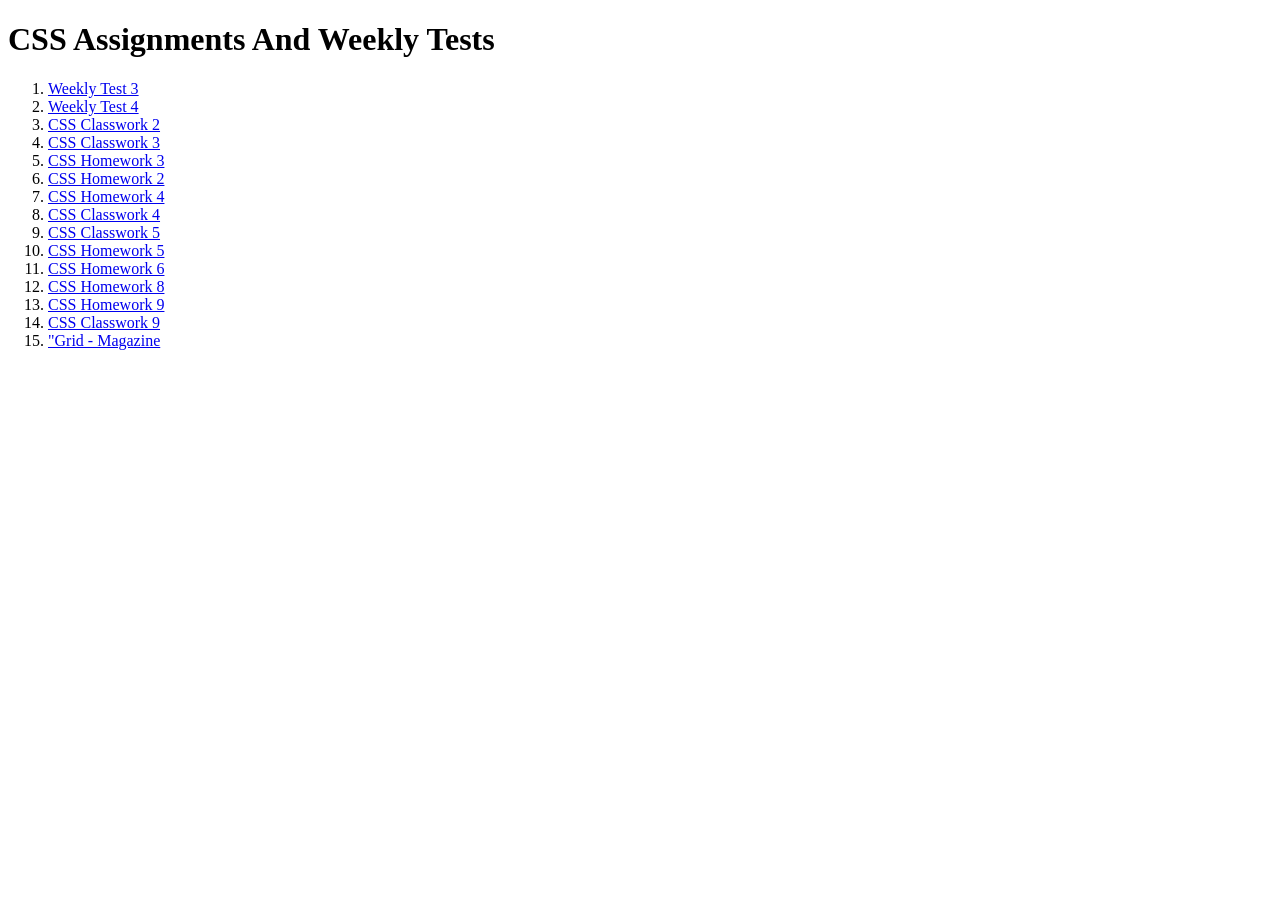
<file: index.html>
<!DOCTYPE html>
<html lang="en">
<head>
    <meta charset="UTF-8">
    <meta name="viewport" content="width=device-width, initial-scale=1.0">
    <title>Document</title>
</head>
<body>
    <header>
        <h1>CSS Assignments And Weekly Tests</h1>
    </header>
    <main>
        <ol>
            <li><a target="_blank" href="./Assignments/weekly_test_3.html">Weekly Test 3</a></li>
            <li><a target="_blank" href="./Assignments/weekly_test_4.html">Weekly Test 4</a></li>
            <li><a target="_blank" href="./Assignments/markers.html">CSS Classwork 2</a></li>
            <li><a target="_blank" href="./Assignments/nutrition-label.html">CSS Classwork 3</a></li>
            <li><a target="_blank" href="./Assignments/homework_3.html">CSS Homework 3</a></li>
            <li><a target="_blank" href="./Assignments/homework_2.html">CSS Homework 2</a></li>
            <li><a target="_blank" href="./Assignments/homework_4.html">CSS Homework 4</a></li>
            <li><a target="_blank" href="./Assignments/classwork_4.html">CSS Classwork 4</a></li>
            <li><a target="_blank" href="./Assignments/Box-Model_CW_5.html">CSS Classwork 5</a></li>
            <li><a target="_blank" href="./Assignments/homework_5.html">CSS Homework 5</a></li>
            <li><a target="_blank" href="./Assignments/Homework_6.html">CSS Homework 6</a></li>
            <li><a target="_blank" href="./Assignments/Homework_8.html">CSS Homework 8</a></li>
            <li><a target="_blank" href="./Assignments/homework_9.html">CSS Homework 9</a></li>
            <li><a target="_blank" href="./Assignments/classwork_9.html">CSS Classwork 9</a></li>
            <li><a target="_blank" href="./Assignments/Grid_Magazine.html">"Grid - Magazine</a></li>
        </ol>
    </main>
</body>
</html>
</file>
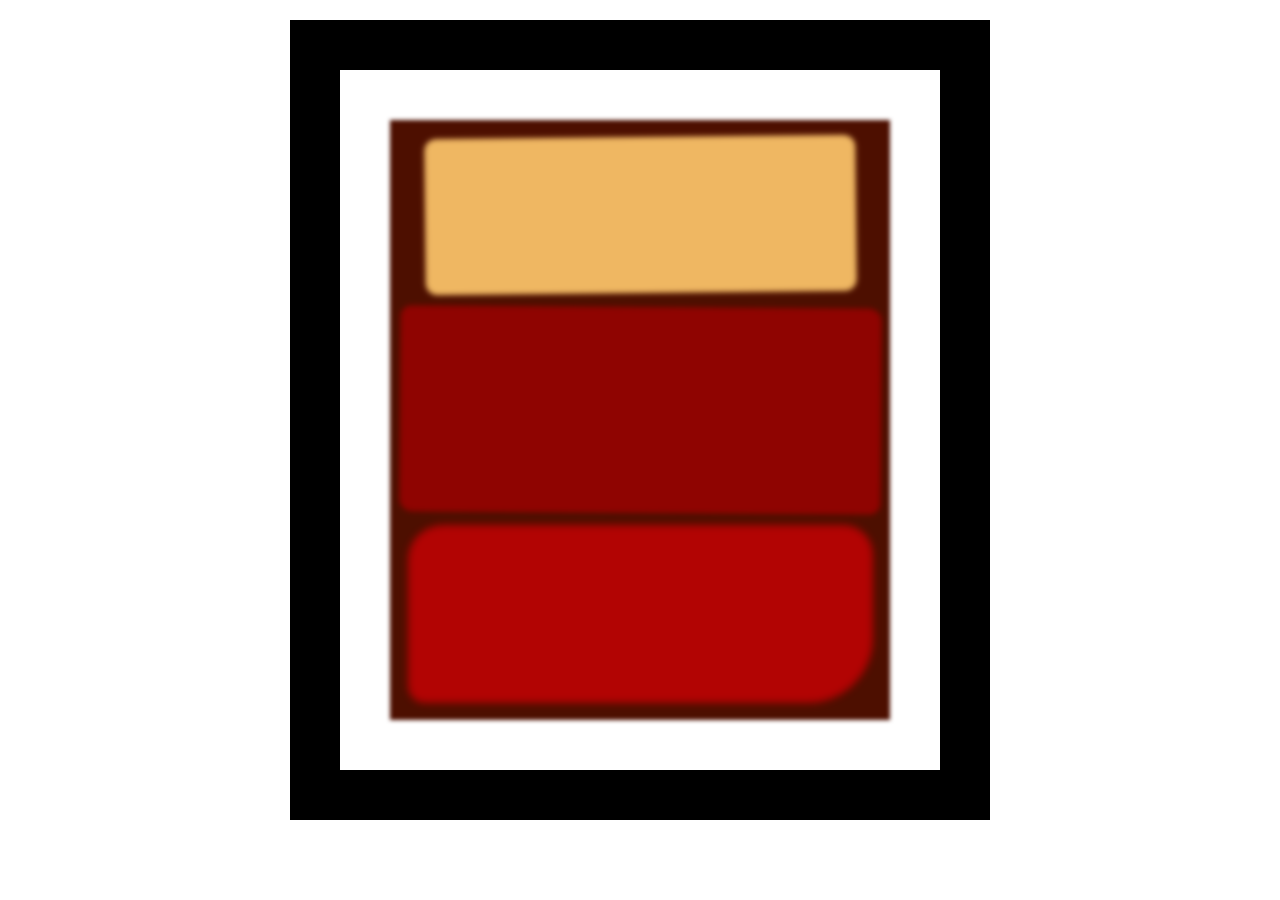
<file: Assignments/Box-Model_CW_5.html>
<!DOCTYPE html>
<html lang="en">
  <head>
    <meta charset="UTF-8">
    <title>Rothko Painting</title>
    <link href="./box_model.css" rel="stylesheet">
  </head>
  <body>
    <div class="frame">
      <div class="canvas">
        <div class="one"></div>
        <div class="two"></div>
        <div class="three"></div>
      </div>
    </div>
  </body>
</html>
</file>
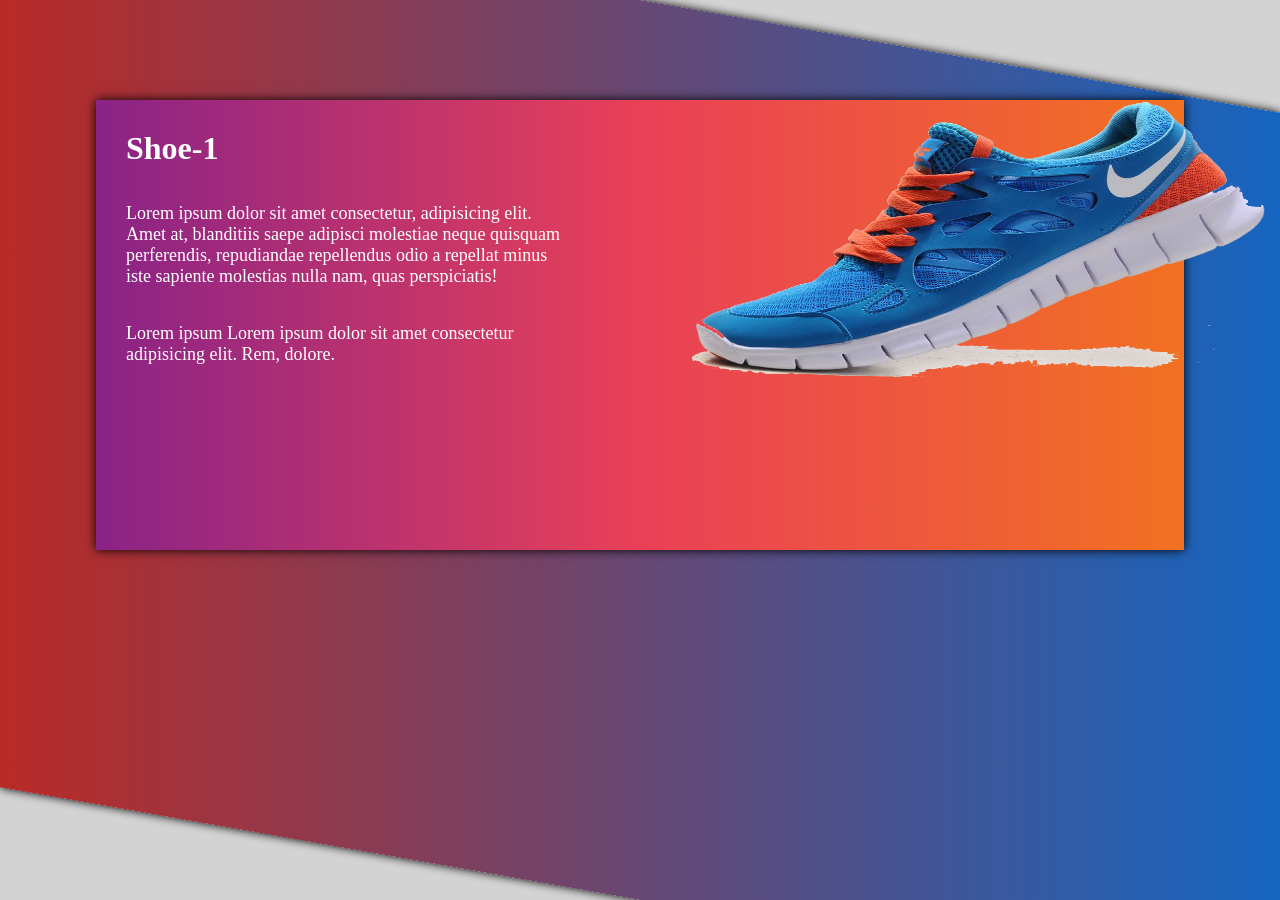
<file: Assignments/classwork_4.html>
<!DOCTYPE html>
<html lang="en">
<head>
    <meta charset="UTF-8">
    <meta name="viewport" content="width=device-width, initial-scale=1.0">
    <link rel="stylesheet" href="./classwork_4.css">
    <title>Document</title>
</head>
<body>
    <div class="main">
        <div class="div2">
            <div class="shoe">
                <h1>Shoe-1</h1><br><br>
                <p>Lorem ipsum dolor sit amet consectetur, adipisicing elit. Amet at, blanditiis saepe adipisci molestiae neque quisquam perferendis, repudiandae repellendus odio a repellat minus iste sapiente molestias nulla nam, quas perspiciatis!</p><br><br>
                <p>Lorem ipsum Lorem ipsum dolor sit amet consectetur adipisicing elit. Rem, dolore.</p>
            </div>
            <img src="./classwork_4.png" alt="shoe_image">
        </div>
    </div>
</body>
</html>
</file>
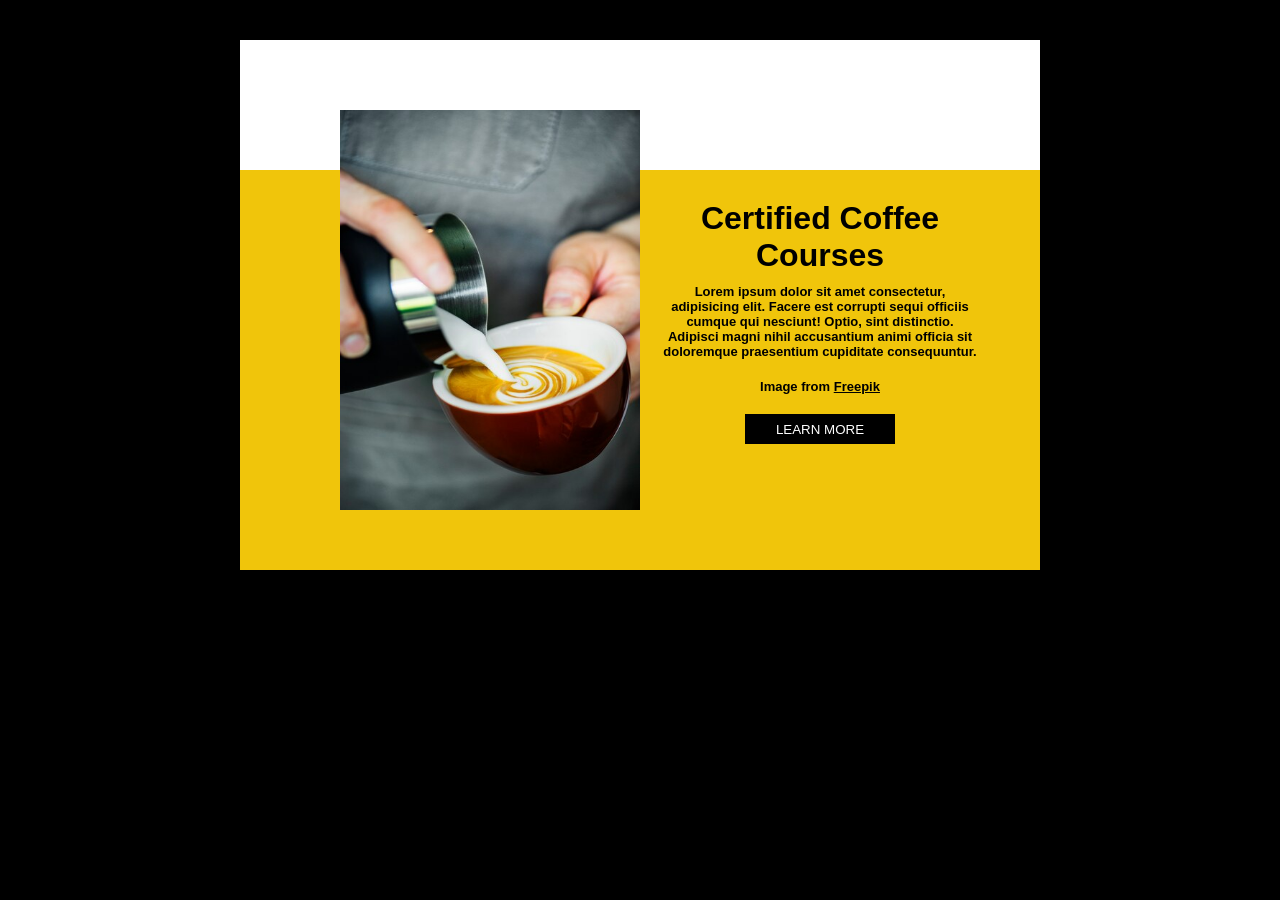
<file: Assignments/classwork_9.html>
<!DOCTYPE html>
<html lang="en">
<head>
    <meta charset="UTF-8">
    <meta name="viewport" content="width=device-width, initial-scale=1.0">
    <title>Certified Coffee Course</title>
    <link rel="stylesheet" href="classwork_9.css">
</head>
<body>
    <div class="container">
    <!-- <div class="div1"></div> -->
    <div class="div2">
        <div class="image">
            <img src="./coffee_cup.jpg" alt="Coffee_cup image" width="300px" height="400px">
        </div>
        <div class="content">
            <h1 class="h1">Certified Coffee Courses</h1>
            <p class="p1">Lorem ipsum dolor sit amet consectetur, adipisicing elit. Facere est corrupti sequi officiis cumque qui nesciunt! Optio, sint distinctio. Adipisci magni nihil accusantium animi officia sit doloremque praesentium cupiditate consequuntur.</p>
            <p class="p2">Image from <a href="#">Freepik</a></p>
            <button>LEARN MORE</button>
        </div>
    </div>
</div>
</body>
</html>
</file>
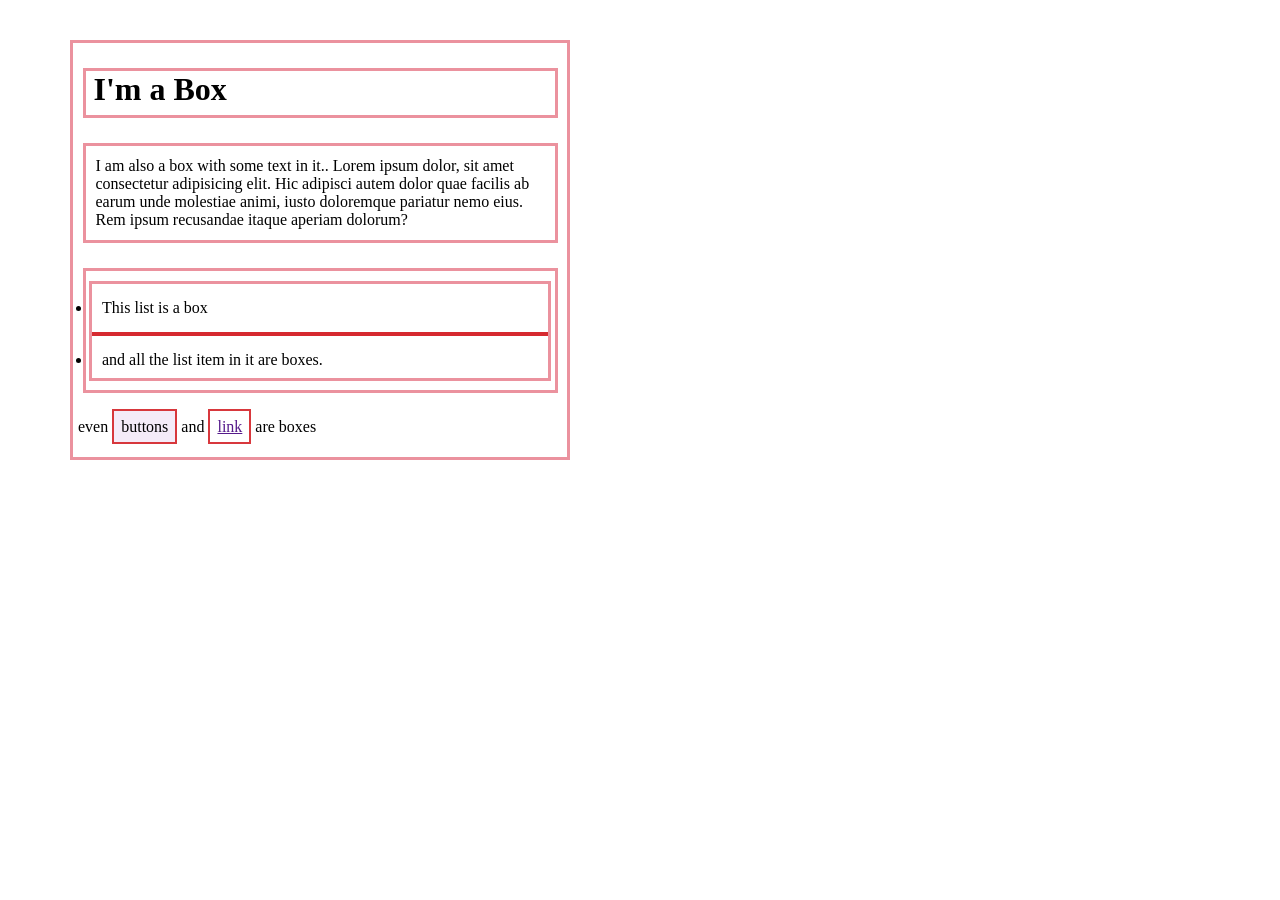
<file: Assignments/homework_5.html>
<!DOCTYPE html>
<html lang="en">
<head>
    <meta charset="UTF-8">
    <meta name="viewport" content="width=device-width, initial-scale=1.0">
    <link rel="stylesheet" href="./homework_5.css">
    <title>Box Model</title>
</head>
<body>
    <div class="main">
        <div class="heading">
            <h1>I'm a Box</h1>
        </div>
        <div class="para">
            <p>I am also a box with some text in it.. Lorem ipsum dolor, sit amet consectetur adipisicing elit. Hic adipisci autem dolor quae facilis ab earum unde molestiae animi, iusto doloremque pariatur nemo eius. Rem ipsum recusandae itaque aperiam dolorum?</p>
        </div>
        <div class="div3">
            <div class="list">
                <ul class="a">
                    <li>
                     <div class="list1">
                        This list is a box
                    </div>
                </li>
                <li>
                    <div class="list2">
                        and all the list item in it are boxes.
                    </div>
                </li>   
                </ul>
            </div>
        </div>
        <div class="final">
            <p>even <span style="background-color: #F4EBF8;">buttons</span> and <span><a href="">link</a></span> are boxes</p>
        </div>
    </div>
</body>
</html>
</file>
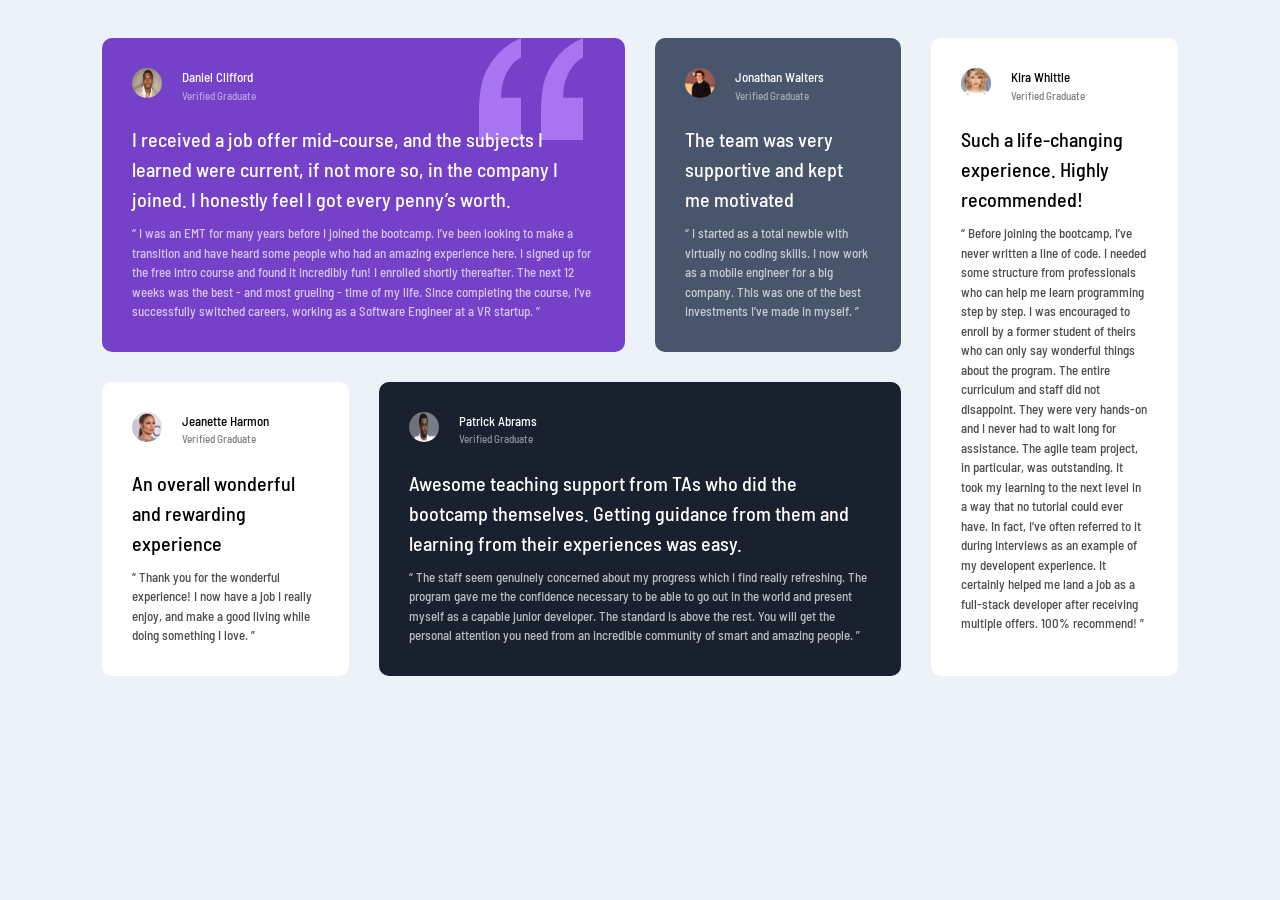
<file: Assignments/Homework_8.html>
<!DOCTYPE html>
<html lang="en">
<head>
    <meta charset="UTF-8">
    <meta name="viewport" content="width=device-width, initial-scale=1.0">
    <title>FEM Grid</title>
    <link rel="stylesheet" href="./Homework_8.css">
</head>
<body>
    <section class="main">
        <div class="div1">
            <div class="img">
                <img src="./img1.jpg" alt="image">
                <div class="name">
                    <h2>Daniel Clifford</h2>
                    <p>Verified Graduate</p>
                </div>
            </div>
            <p class="p1">I received a job offer mid-course, and the subjects I learned were current, if not more so, in the company I joined. I honestly feel I got every penny’s worth.</p>
            <p class="p2">“ I was an EMT for many years before I joined the bootcamp. I’ve been looking to make a transition and have heard some people who had an amazing experience here. I signed up for the free intro course and found it incredibly fun! I enrolled shortly thereafter. The next 12 weeks was the best - and most grueling - time of my life. Since completing the course, I’ve successfully switched careers, working as a Software Engineer at a VR startup. ”</p>
        </div>

        <div class="div2">
            <div class="img">
                <img src="./img2.jpg" alt="image">
                <div class="name">
                    <h2>Jonathan Walters</h2>
                    <p>Verified Graduate</p>
                </div>
            </div>
            <p class="p1">The team was very supportive and kept me motivated</p>
            <p class="p2">“ I started as a total newbie with virtually no coding skills. I now work as a mobile engineer for a big company. This was one of the best investments I’ve made in myself. ”</p>
        </div>
        <div class="div3">
            <div class="img">
                <img src="./img3.jpg" alt="image">
                <div class="name">
                    <h2>Patrick Abrams</h2>
                    <p>Verified Graduate</p>
                </div>
            </div>
            <p class="p1">Awesome teaching support from TAs who did the bootcamp themselves. Getting guidance from them and learning from their experiences was easy.</p>
            <p class="p2">“ The staff seem genuinely concerned about my progress which I find really refreshing. The program gave me the confidence necessary to be able to go out in the world and present myself as a capable junior developer. The standard is above the rest. You will get the personal attention you need from an incredible community of smart and amazing people. ”</p>
        </div>

        <div class="div4">
            <div class="img">
                <img src="./img4.jpg" alt="image">
                <div class="name">
                    <h2>Jeanette Harmon</h2>
                    <p>Verified Graduate</p>
                </div>
            </div>
            <p class="p1">An overall wonderful and rewarding experience</p>
            <p class="p2">“ Thank you for the wonderful experience! I now have a job I really enjoy, and make a good living while doing something I love. ”</p>
        </div>
        <div class="div5">
            <div class="img">
                <img src="./img5.jpg" alt="image">
                <div class="name">
                    <h2>Kira Whittle</h2>
                    <p>Verified Graduate</p>
                </div>
            </div>
            <p class="p1">Such a life-changing experience. Highly recommended!</p>
            <p class="p2">“ Before joining the bootcamp, I’ve never written a line of code. I needed some structure from professionals who can help me learn programming step by step. I was encouraged to enroll by a former student of theirs who can only say wonderful things about the program. The entire curriculum and staff did not disappoint. They were very hands-on and I never had to wait long for assistance. The agile team project, in particular, was outstanding. It took my learning to the next level in a way that no tutorial could ever have. In fact, I’ve often referred to it during interviews as an example of my developent experience. It certainly helped me land a job as a full-stack developer after receiving multiple offers. 100% recommend! ”</p>
        </div>
    </section>
</body>
</html>
</file>
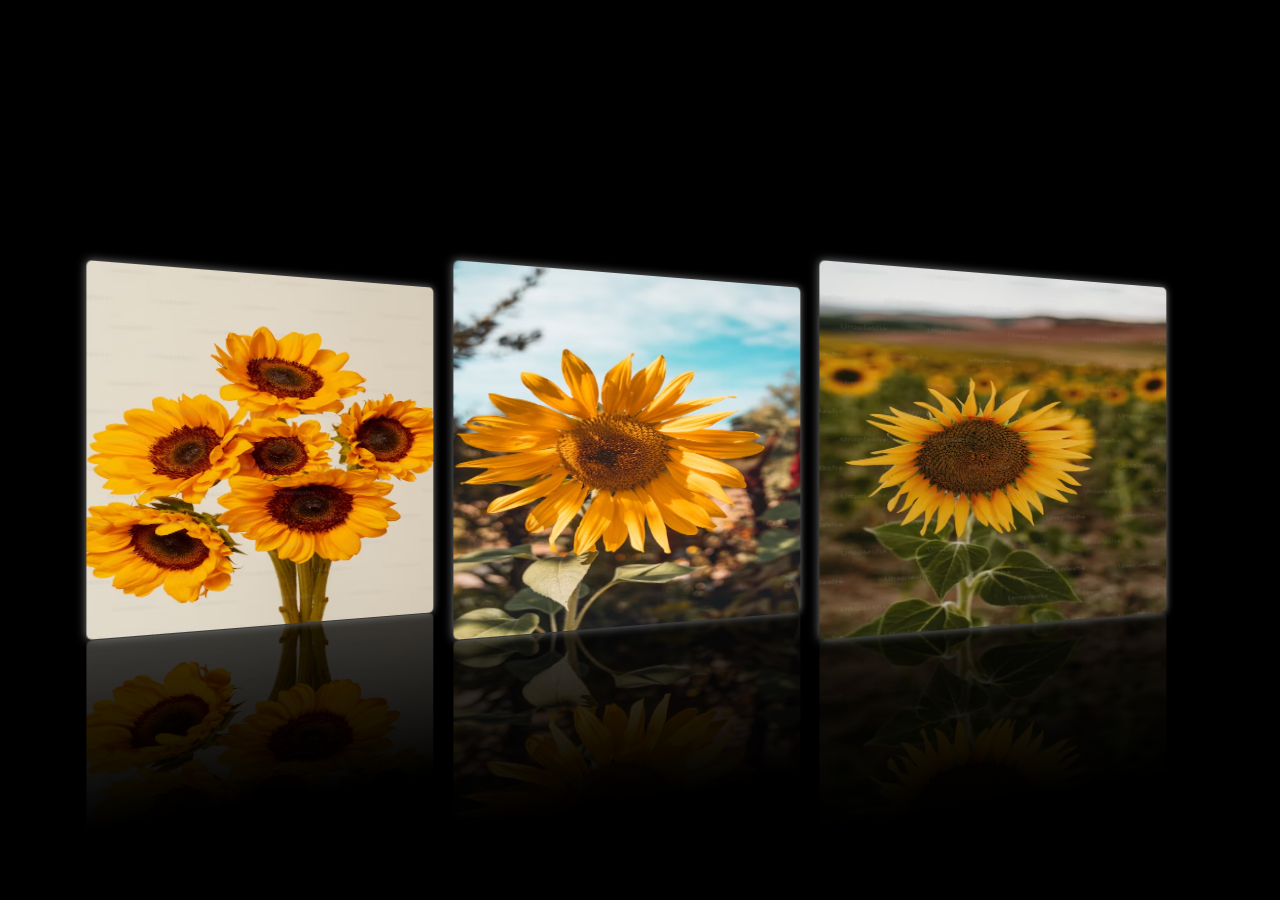
<file: Assignments/homework_9.html>
<!DOCTYPE html>
<html lang="en">
<head>
    <meta charset="UTF-8">
    <meta name="viewport" content="width=device-width, initial-scale=1.0">
    <title>Document</title>
    <link rel="stylesheet" href="./homework_9.css">
</head>
<body>
    <div class="main">
            <img src="./sun_flower1.png" alt="Sun Flower" height="350px" width="400px">
            <img src="./sun_flower2.png" alt="Sun Flower" height="350px" width="400px">
            <img src="./sun_flower3.png" alt="Sun Flower" height="350px" width="400px">
    </div>
</body>
</html>
</file>
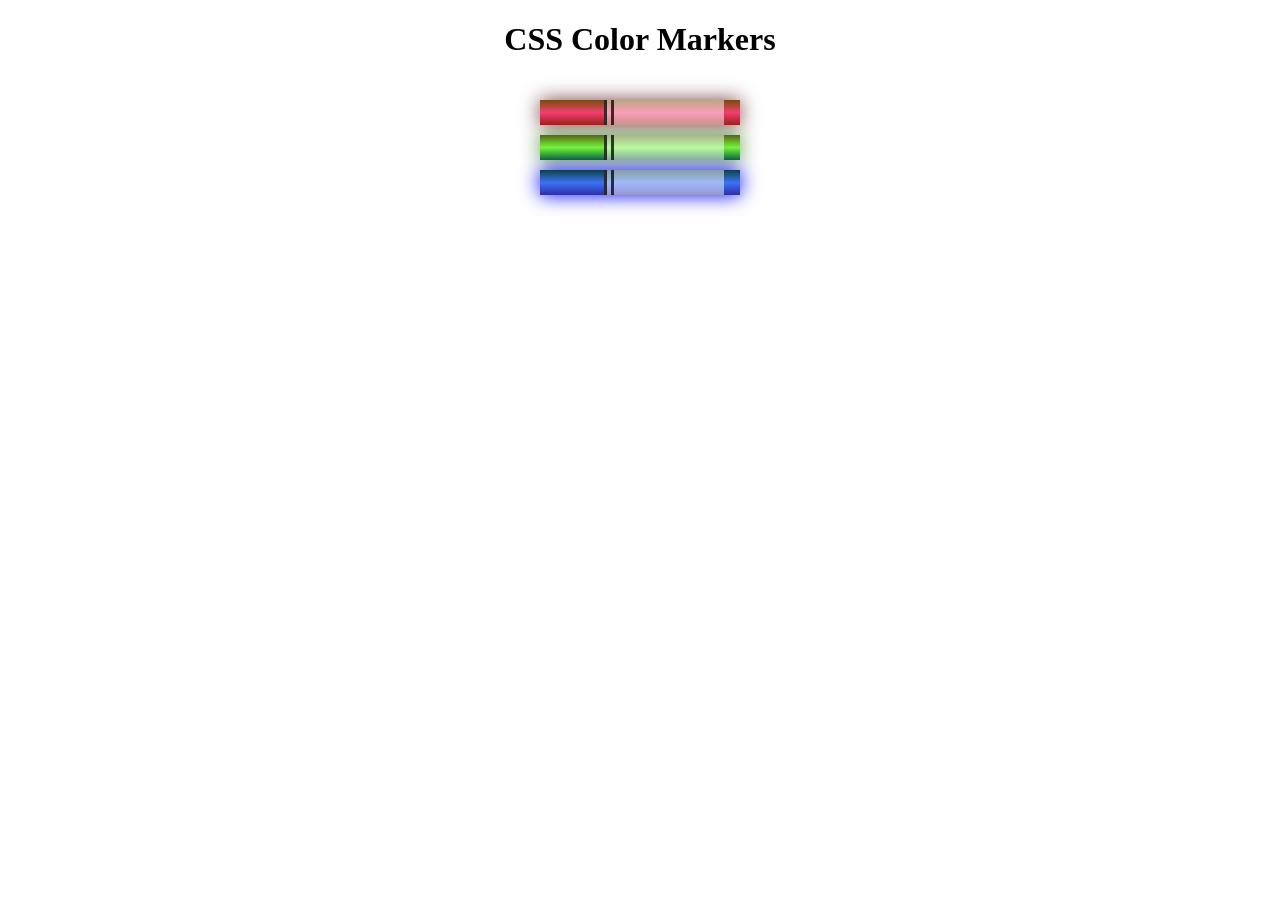
<file: Assignments/markers.html>
<!DOCTYPE html>
<html lang="en">
  <head>
    <meta charset="utf-8">
    <meta name="viewport" content="width=device-width, initial-scale=1.0">
    <title>Colored Markers</title>
    <link rel="stylesheet" href="./marker.css">
  </head>
  <body>
    <h1>CSS Color Markers</h1>
    <div class="container">
      <div class="marker red">
        <div class="cap"></div>
        <div class="sleeve"></div>
      </div>
      <div class="marker green">
        <div class="cap"></div>
        <div class="sleeve"></div>
      </div>
      <div class="marker blue">
        <div class="cap"></div>
        <div class="sleeve"></div>
      </div>
    </div>
  </body>
</html>
</file>
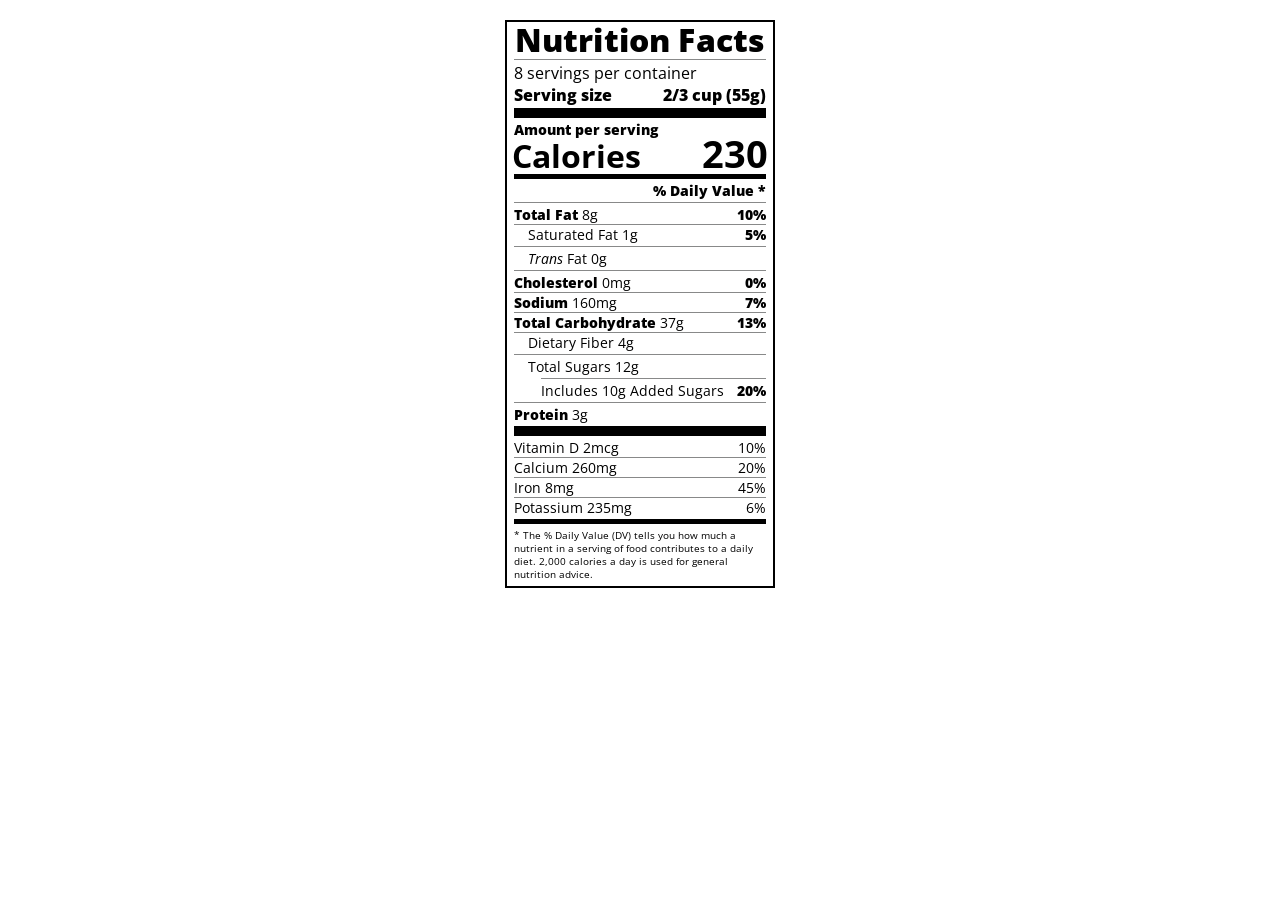
<file: Assignments/nutrition-label.html>
<!DOCTYPE html>
<html lang="en">

<head>
  <meta charset="UTF-8">
  <title>Nutrition Label</title>
  <link href="https://fonts.googleapis.com/css?family=Open+Sans:400,700,800" rel="stylesheet">
  <link href="./nutrition-label.css" rel="stylesheet">
</head>

<body>
  <div class="label">
    <header>
      <h1 class="bold">Nutrition Facts</h1>
      <div class="divider"></div>
      <p>8 servings per container</p>
      <p class="bold">Serving size <span>2/3 cup (55g)</span></p>
    </header>
    <div class="divider large"></div>
    <div class="calories-info">
      <div class="left-container">
        <h2 class="bold small-text">Amount per serving</h2>
        <p>Calories</p>
      </div>
      <span>230</span>
    </div>
    <div class="divider medium"></div>
    <div class="daily-value small-text">
      <p class="bold right no-divider">% Daily Value *</p>
      <div class="divider"></div>
      <p><span><span class="bold">Total Fat</span> 8g</span> <span class="bold">10%</span></p>
      <p class="indent no-divider">Saturated Fat 1g <span class="bold">5%</span></p>
      <div class="divider"></div>
      <p class="indent no-divider"><span><i>Trans</i> Fat 0g</span></p>
      <div class="divider"></div>
      <p><span><span class="bold">Cholesterol</span> 0mg</span> <span class="bold">0%</span></p>
      <p><span><span class="bold">Sodium</span> 160mg</span> <span class="bold">7%</span></p>
      <p><span><span class="bold">Total Carbohydrate</span> 37g</span> <span class="bold">13%</span></p>
      <p class="indent no-divider">Dietary Fiber 4g</p>
      <div class="divider"></div>
      <p class="indent no-divider">Total Sugars 12g</p>
      <div class="divider double-indent"></div>
      <p class="double-indent no-divider">Includes 10g Added Sugars <span class="bold">20%</span></p>
      <div class="divider"></div>
      <p class="no-divider"><span><span class="bold">Protein</span> 3g</span></p>
      <div class="divider large"></div>
      <p>Vitamin D 2mcg <span>10%</span></p>
      <p>Calcium 260mg <span>20%</span></p>
      <p>Iron 8mg <span>45%</span></p>
      <p class="no-divider">Potassium 235mg <span>6%</span></p>
    </div>
    <div class="divider medium"></div>
    <p class="note">* The % Daily Value (DV) tells you how much a nutrient in a serving of food contributes to a daily
      diet. 2,000 calories a day is used for general nutrition advice.</p>
  </div>
</body>
</html>
</file>
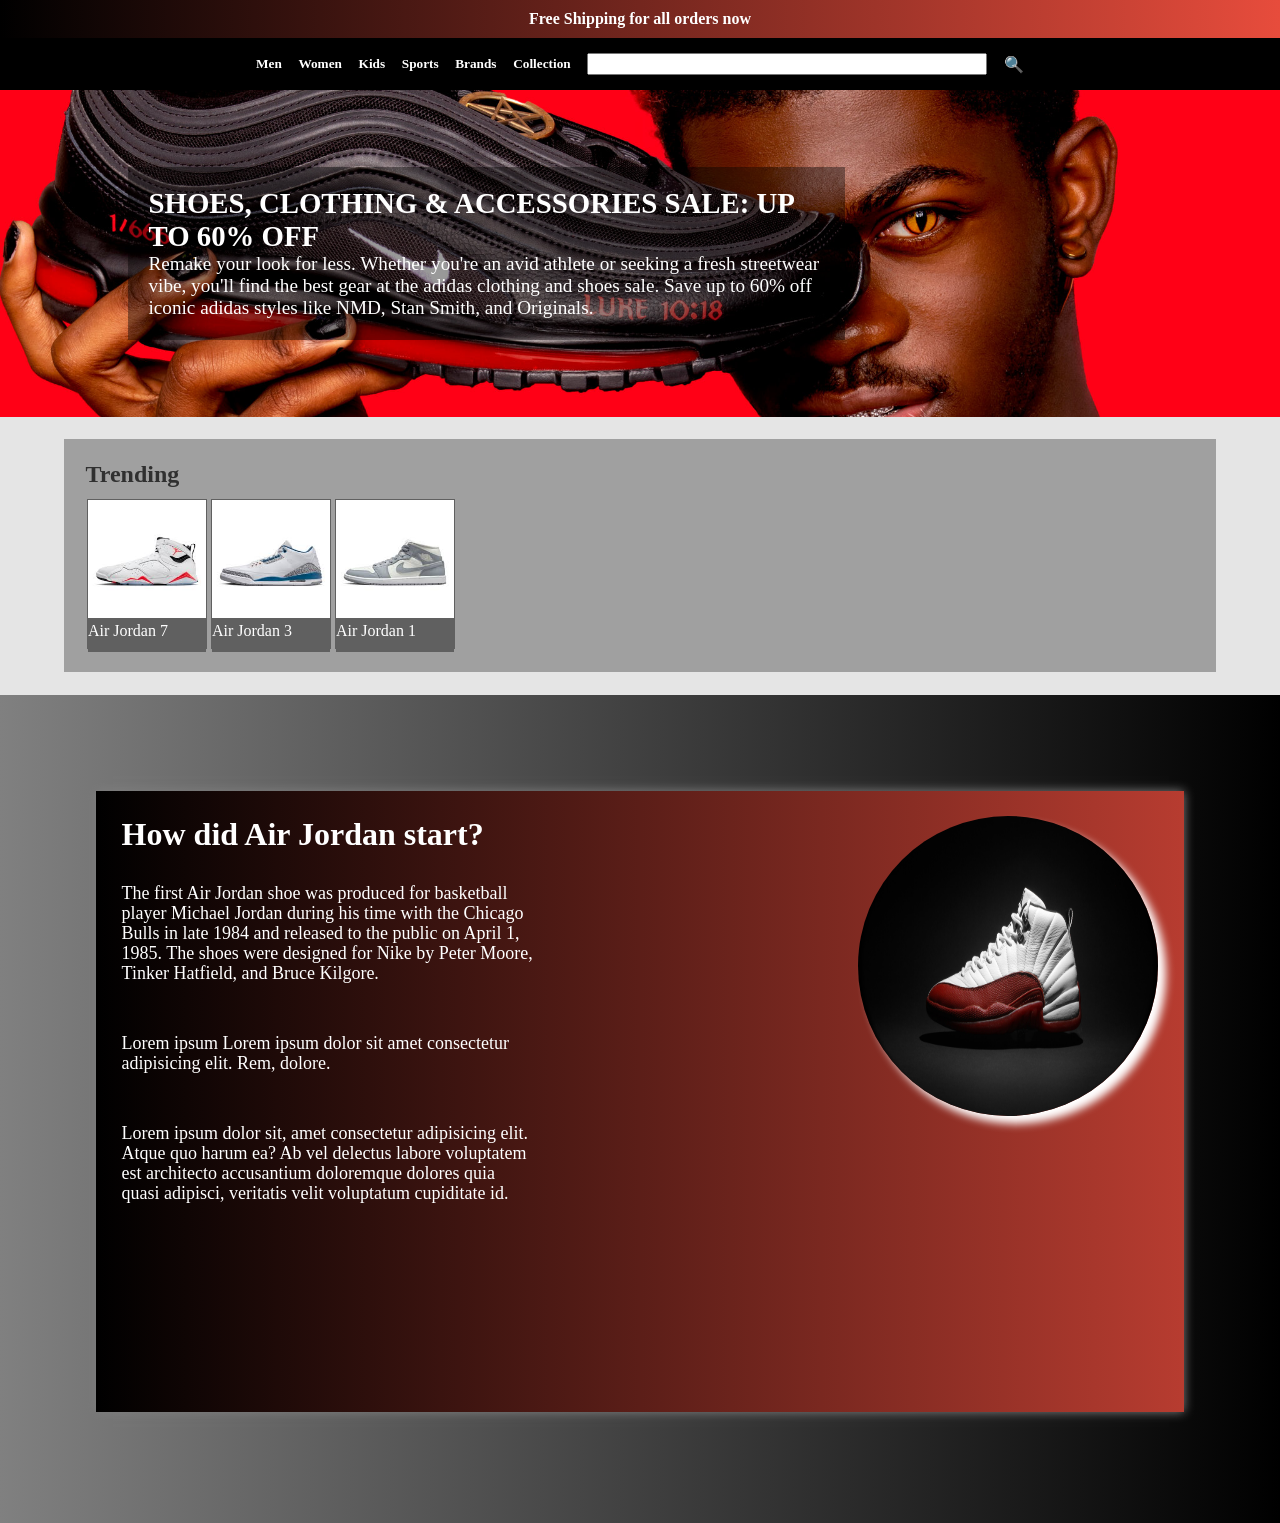
<file: Assignments/weekly_test_3.html>
<!DOCTYPE html>
<html lang="en">
<head>
    <meta charset="UTF-8">
    <meta name="viewport" content="width=device-width, initial-scale=1.0">
    <title>Document</title>
    <link rel="stylesheet" href="./weekly_test_3.css">
</head>
<body>
    <div class="div1">
        <h4>Free Shipping for all orders now</h4>
    </div>
    <nav class="navclass">
        <h5>Men</h5>
        <h5>Women</h5>
        <h5>Kids</h5>
        <h5>Sports</h5>
        <h5>Brands</h5>
        <h5>Collection</h5>
        <input type="text" style="width: 400px; height: 22px;" >
        <span>🔍</span>
    </nav>
    
    <section class="block3">
        <div class="div3">
            <h1 style="font-size: 28.8px;">SHOES, CLOTHING & ACCESSORIES SALE: UP TO 60% OFF</h1>
            <p style="font-size: 19.2px;">Remake your look for less. Whether you're an avid athlete or seeking a fresh streetwear vibe, you'll find the best gear at the adidas clothing and shoes sale. Save up to 60% off iconic adidas styles like NMD, Stan Smith, and Originals.</p>
        </div>
    </section>
    <section class="block4">
        <div class="div4">
            <h1 style="color: RGBA(0, 0, 0, 0.7);">Trending</h1>
            <div class="div5">
                <div id="shoe1" class="s1">
                    <img class="img1" src="./shoe1.jpg" alt="" style="margin-bottom: 0px;">
                    <p class="para1">Air Jordan 7</p>
                </div>
                <div id="shoe2" class="s1">
                    <img   class="img1" src="./shoe2.jpg" alt="">
                    <p class="para1">Air Jordan 3</p>
                </div>
                <div id="shoe3" class="s1">
                    <img   class="img1" src="./shoe3.jpg" alt="">
                    <p class="para1">Air Jordan 1</p>
                </div>
            </div>
        </div>
    </section>
    <section class="block5">
        <div class="div6">
            <div class="content">
                <h1>How did Air Jordan start?</h1>
            <p>The first Air Jordan shoe was produced for basketball player Michael Jordan during his time with the Chicago Bulls in late 1984 and released to the public on April 1, 1985. The shoes were designed for Nike by Peter Moore, Tinker Hatfield, and Bruce Kilgore.</p>
            
            <p>Lorem ipsum Lorem ipsum dolor sit amet consectetur adipisicing elit. Rem, dolore.</p>
            
            <p>Lorem ipsum dolor sit, amet consectetur adipisicing elit. Atque quo harum ea? Ab vel delectus labore voluptatem est architecto accusantium doloremque dolores quia quasi adipisci, veritatis velit voluptatum cupiditate id.</p>
            </div>
            <div class="img">
                <img class="shoeimg" src="./HD-Air-Jordan-Shoes-Image.jpg" alt="">
            </div>
    </div>
    </section>
</body>
</html>
</file>
<file: Assignments/box_model.css>
.canvas {
    width: 500px;
    height: 600px;
    background-color: #4d0f00;
    overflow: hidden;
    filter: blur(2px);
  }
  
  .frame {
    border: 50px solid black;
    width: 500px;
    padding: 50px;
    margin: 20px auto;
  }
  
  .one {
    width: 425px;
    height: 150px;
    background-color: #efb762;
    margin: 20px auto;
    box-shadow: 0 0 3px 3px #efb762;
    border-radius: 9px;
    transform: rotate(-0.6deg);
  }
  
  .two {
    width: 475px;
    height: 200px;
    background-color: #8f0401;
    margin: 0 auto 20px;
    box-shadow: 0 0 3px 3px #8f0401;
    border-radius: 8px 10px;
    transform: rotate(0.4deg);
  }
  
  .one, .two {
    filter: blur(1px);
  }
  
  .three {
    width: 91%;
    height: 28%;
    background-color: #b20403;
    margin: auto;
    filter: blur(2px);
    box-shadow: 0 0 5px 5px #b20403;
    border-radius: 30px 25px 60px 12px;
  
  }
</file>
<file: Assignments/classwork_4.css>
*{
    margin: 0;
    padding: 0;
    box-sizing: border-box;
}
body{
    background-color: lightgrey;
}
.main{
    width: 100%;
    height: 100vh;
    position: relative;
    overflow: hidden;
}
.main::after{
    content: "";
    position: absolute;
    inset: 0;
    transform: skewY(10deg);
    background: linear-gradient(to right, #b92b27, #1565c0);
    z-index: -1;
    box-shadow: 0px 0px 10px black ;
}
.div2{
    height: 450px;
    width: 85%;
    margin: 100px auto;
    background: linear-gradient(to right, #8a2387, #e94057, #f27121);
    display: flex;
    box-shadow: 0px 0px 10px black ;
}
.shoe{
    color: white;
    /* padding: 40px; */
    /* font-size: 18px; */
    margin: 30px;
    max-width: 40%;
}
.shoe h1{
    font-size: 32px;
}
.shoe p{
    font-size: 18px;
}
.div2 img{
    position: absolute;
        right: 0px;
        top: 10%;
        width: 600px;
        height: 300px;
}
.div2 img:hover{
    right: 0px;
        top: 2%;
    height: 600px;
    width: 900px;
    /* transform: scale(2); */
}
</file>
<file: Assignments/classwork_9.css>
*{
    margin: 0;
    padding: 0;
    box-sizing: border-box;
}
body{
    padding-top: 40px;
    background-color: black;
}
.container{
    margin: auto ;
    height: 500px;
    width: 800px;
}
/* .div1{
    height: 140px;
    width: 100%;
    background-color: white;
} */
.div2{
    position: relative;
    overflow: hidden;
    height: 530px;
    width: 100%;
    /* background-image: linear-gradient(blue 20px, #F0C50B 500px ); */
    display: flex;
   
}
.div2::before,
.div2::after {
  content: '';
  position: absolute;
  width: 100%; /* Each pseudo-element takes half the width */
  height: 100%;
  z-index: 1;
}

.div2::before {
  background-color: white; /* First color */
  bottom: 400px;
}
.div2::after {
    background-color: #F0C50B; /* Second color */
    top: 130px;
  }
  .image,
.content{
  position: relative; /* Ensure content is on top of the pseudo-elements */
  z-index: 2; /* Bring content above the background */
}
.image{
    padding-top: 70px;
    padding-left: 100px;
}
.content{
    padding-top: 160px;
    display: flex;
    flex-direction: column;
    padding-left: 20px;
    padding-right: 60px;
    font-family: sans-serif;
    align-items: center;
    text-align: center;
}
h1{
    padding-bottom: 10px;
    font-size: xx-large;
    font-weight: 800;
}
.p2{
    font-size: small;
    font-weight: bold;
}
.p1{
    font-size: small;
    font-weight: bold;
    padding-bottom: 20px;
}
a{
    color: black;
}
button{
    margin-top: 20px;
    height: 30px;
    width: 150px;
    background-color: black;
    color: white;
    border: none;
}
@media (max-width: 500px) {
    .h1, .p1, .p2 {
      font-size: 10px; /* Smaller font size on small screens */
    }
  }

@media (min-width: 601px) and (max-width: 900px) {
    .image {
      width: 60%; /* Slightly smaller image on medium screens */
    }
  
    .content {
      font-size: 25px; /* Larger font size on medium screens */
    }
  }

  @media (min-width: 901px) {
    .image {
      width: 60%; /* Even smaller image on large screens */
    }
  
    .content {
      font-size: 20px; /* Larger font size on large screens */
    }
  }
</file>
<file: Assignments/homework_5.css>
*{
    margin:0;
    padding: 0;
    box-sizing: border-box;
}
.main{
    height: 420px;
    width: 500px;
    margin:40px 70px;
    border: 3px solid #EB929E;
}
.heading{
    height: 50px;
    width: 475px;
    margin:25px auto;
    border: 3px solid #EB929E;
    padding-left: 8px;
    align-items: center;
    filter: blur(0.5px);
}
.para{
    height: 100px;
    width: 475px;
    margin:25px auto;
    border: 3px solid #EB929E;
    align-content: center;
    padding: 10px;
   
}
.para p{
    filter: blur(0.5px);
}
.div3{
    height: 125px;
    width: 475px;
    margin:25px auto;
    border: 3px solid #EB929E;
}
.div3 .list{
    height: 100px;
    width: 462px;
    margin: 10px auto;
    border: 3px solid #EB929E;
    
}
.div3 > ul > .a{
    list-style-position: outside;
}
.list1{
    height: 50px;
    width: 456px;
    border-bottom: 2px solid #D6292F;
    align-content: center;
    padding: 10px;
    filter: blur(0.5px);
}
.list2{
    height: 50px;
    width: 456px;
    border-top: 2px solid #D6292F;
    align-content: center;
    padding: 10px;
    filter: blur(0.5px);
}

li{
    margin-right: 2px;
}
.final span{
    padding: 7px;
    border: 2px solid #D6292Fed;
}
.final{
    margin-left: 5px;
    filter: blur(0.5px);
}
</file>
<file: Assignments/Homework_8.css>
@import url('https://fonts.googleapis.com/css2?family=Barlow+Semi+Condensed:ital,wght@0,100;0,200;0,300;0,400;0,500;0,600;0,700;0,800;0,900;1,100;1,200;1,300;1,400;1,500;1,600;1,700;1,800;1,900&display=swap');
*{
    margin: 0;
    padding: 0;
    box-sizing: border-box;
}
body{
    background-color: rgb(236,242,248);
    font-family: "Barlow Semi Condensed", sans-serif;
    color: white;
    line-height: 1.5;
}
.main{
    /* height: 100vh;
    width: 100%; */
    padding: 3% 8%;
    grid-auto-columns: 1fr;
    display: grid;
    grid-template-areas:    "a a b c"
                            "d e e c";
    gap: 30px;
}
img{
    height: 30px;
    width: 30px;
    border-radius: 50%;
}
.img{
    display: flex;
    padding-bottom: 20px;
}
.name{
    padding-left: 20px;
}
.name h2{
    font-size: 13px;
    font-weight: 500;
}
.name p{
    font-size: 11px;
    font-weight: 500;
    opacity: 0.5;
}

.p1{
    padding-bottom: 10px;
    font-size: 20px;
    font-weight: 500;
}
.p2{
    font-size: 13px;
    font-weight: 500; 
    opacity: 0.7;
}

.div1{
    background-image: url(./bg-pattern-quotation.svg);
    background-repeat: no-repeat;
    background-position: top right 10%;
    background-color: #7541C8;
    border-radius: 10px; 
    padding: 30px ;
    grid-area: a;
   
}
.div2{
   
    background-color: #48556A;
    border-radius: 10px; 
    padding: 30px ;
    grid-area: b;
}
.div3{
    
    background-color: #19212E;
    border-radius: 10px;  
    padding: 30px ;
    grid-area: e;
}
.div4{
    
    background-color: #FFFFFF;
    border-radius: 10px; 
    padding: 30px ;
    color: black;
    grid-area: d;
}
.div5{
    
    background-color: #FFFFFF;
    border-radius: 10px; 
    padding: 30px ;
    color: black;
    grid-area: c;
}
</file>
<file: Assignments/homework_9.css>
*{
    margin: 0;
    padding: 0;
    box-sizing: border-box;
}
body{
    display: flex;
    justify-content: center;
    align-items: center;
    min-height: 100vh;
    background: #000;
}
.main{
    display: flex;
    width: 1100px;
    justify-content: space-between;
}
.main img{
    max-width: 400px;
    transform-origin: center;
    transform: perspective(800px) rotateY(20deg);
    transition: 0.5s;
    -webkit-box-reflect:below 1px linear-gradient(transparent, transparent, #0004) ;
    box-shadow: 0px 0px 8px grey;
    border-radius: 5px;
}
.main:hover img{
    opacity: 0.2;
}
.main img:hover{
    transform: perspective(800px) rotateY(0deg);
    opacity: 1;
}

/* img{
    overflow-clip-margin: content-box;
    overflow: clip;
    overflow-x:0 ;
    overflow-y: 0;
} */
</file>
<file: Assignments/marker.css>
h1 {
    text-align: center;
  }
  
  .container {
    background-color: rgb(255, 255, 255);
    padding: 10px 0;
  }
  
  .marker {
    width: 200px;
    height: 25px;
    margin: 10px auto;
  }
  
  .cap {
    width: 60px;
    height: 25px;
  }
  
  .sleeve {
    width: 110px;
    height: 25px;
    background-color: rgba(255, 255, 255, 0.5);
    border-left: 10px double rgba(0, 0, 0, 0.75);
  }
  
  .cap, .sleeve {
    display: inline-block;
  }
  
  .red {
    background: linear-gradient(rgb(122, 74, 14), rgb(245, 62, 113), rgb(162, 27, 27));
    box-shadow: 0 0 20px 0 rgba(83, 14, 14, 0.8);
  }
  
  .green {
    background: linear-gradient(#55680D, #71F53E, #116C31);
    box-shadow: 0 0 20px 0 #3B7E20CC;
  }
  
  .blue {
    background: linear-gradient(hsl(186, 76%, 16%), hsl(223, 90%, 60%), hsl(240, 56%, 42%));
    box-shadow: 0 0 20px 0 blue;
  }
</file>
<file: Assignments/nutrition-label.css>
* {
    box-sizing: border-box;
  }
  
  html {
    font-size: 16px;
  }
  
  body {
    font-family: 'Open Sans', sans-serif;
  }
  
  .label {
    border: 2px solid black;
    width: 270px;
    margin: 20px auto;
    padding: 0 7px;
  }
  
  header h1 {
    text-align: center;
    margin: -4px 0;
    letter-spacing: 0.15px
  }
  
  p {
    margin: 0;
    display: flex;
    justify-content: space-between;
  }
  
  .divider {
    border-bottom: 1px solid #888989;
    margin: 2px 0;
  }
  
  .bold {
    font-weight: 800;
  }
  
  .large {
    height: 10px;
  }
  
  .large, .medium {
    background-color: black;
    border: 0;
  }
  
  .medium {
    height: 5px;
  }
  
  .small-text {
    font-size: 0.85rem;
  }
  
  
  .calories-info {
    display: flex;
    justify-content: space-between;
    align-items: flex-end;
  }
  
  .calories-info h2 {
    margin: 0;
  }
  
  .left-container p {
    margin: -5px -2px;
    font-size: 2em;
    font-weight: 700;
  }
  
  .calories-info span {
    margin: -7px -2px;
    font-size: 2.4em;
    font-weight: 700;
  }
  
  .right {
    justify-content: flex-end;
  }
  
  .indent {
    margin-left: 1em;
  }
  
  .double-indent {
    margin-left: 2em;
  }
  
  .daily-value p:not(.no-divider) {
    border-bottom: 1px solid #888989;
  }
  
  .note {
    font-size: 0.6rem;
    margin: 5px 0;
  }
</file>
<file: Assignments/weekly_test_3.css>
*{
    margin: 0;
    padding: 0;
    box-sizing: border-box;
}
.div1{
   background: linear-gradient(to right, #000000, #e74c3c);
        color: white;
        text-align: center;
        padding-block: 10px;
}

.navclass{
    padding: 15px 20%;
    justify-content: center;
    justify-content: space-between;
    align-items: center;
    background-color: black;
    /* padding-block: 30px; */
    display: flex;
    color: white;
    position: sticky;
    top: 0;
}

.block3{
    background-image: url("./test_3_img1.jpg");
    background-position: center;
    background-repeat: no-repeat;
    background-size: cover;
    padding: 6% 10%;
    color: white;
}
.div3{
    background-color: rgb(0,0,0,0.4);
    width: 70%;
    padding: 2%;
}
.block4{
   background-color: rgb(229,229,229);
   padding: 1% 5%;
   /* height: 10%; */
}
.div4 h1{
   padding-top: 10px;
    margin-left: 10px;
}
.div4{
    background-color:rgb(160,160,160);
    padding: 1%;
    /* margin-bottom: 5px; */
   margin-block: 10px;
}
/* .div5{
    display: flex;
    flex-direction: row; 
    margin-left: 5px;
    padding: 0.1%;
    background-color: rgb(96,96,96);
} */
 .div5{
    padding: 1%;
        
 }
/* #shoe1{
    margin: 5px;
}
#shoe2{
    margin: 5px;
}
#shoe3{
    margin:5px;
} */
.s1{
    height: 150px;
        width: 120px;
        display: inline-block;
        background-color: rgba(0, 0, 0, 0.4);
        color: white;
        padding: 0.1%;
}
.img1{
    height: 80%;
    width: 100%;
}
.para1{
    height: 20%;
    width: 100%;
    background-color: rgb(96,96,96);
}
.block5{
    background: linear-gradient(to right, gray,black);
    height: 92vh;
    width: 100%;
    position: relative;
    overflow: hidden;
}
.div6{
    background: linear-gradient(to right, black,#B73C30);
    height: 75%;
    width: 85%;
    padding: 2%;
    margin: auto;
    margin-top: 7.5%;
    color: white;
    box-shadow: 0px 0px 10px gray;
    display: flex;
    justify-content: space-between;
}
.content{
    max-width: 40%;
    color: white;
}
.content h1{
    margin-bottom: 30px;
    font-size: xx-large;
}
.content p{
    line-height: 20px;
    margin-bottom: 50px;
    font-size: large;
}
.shoeimg{
    height: 300px;
    width: 300px;
    border-radius: 150px;
    box-shadow: 8px 8px 8px white;
}
.shoeimg:hover{
    height: 400px;
    width: 400px;
    border-radius: 200px;
    box-shadow: 10px 10px 15px white;
}
</file>
